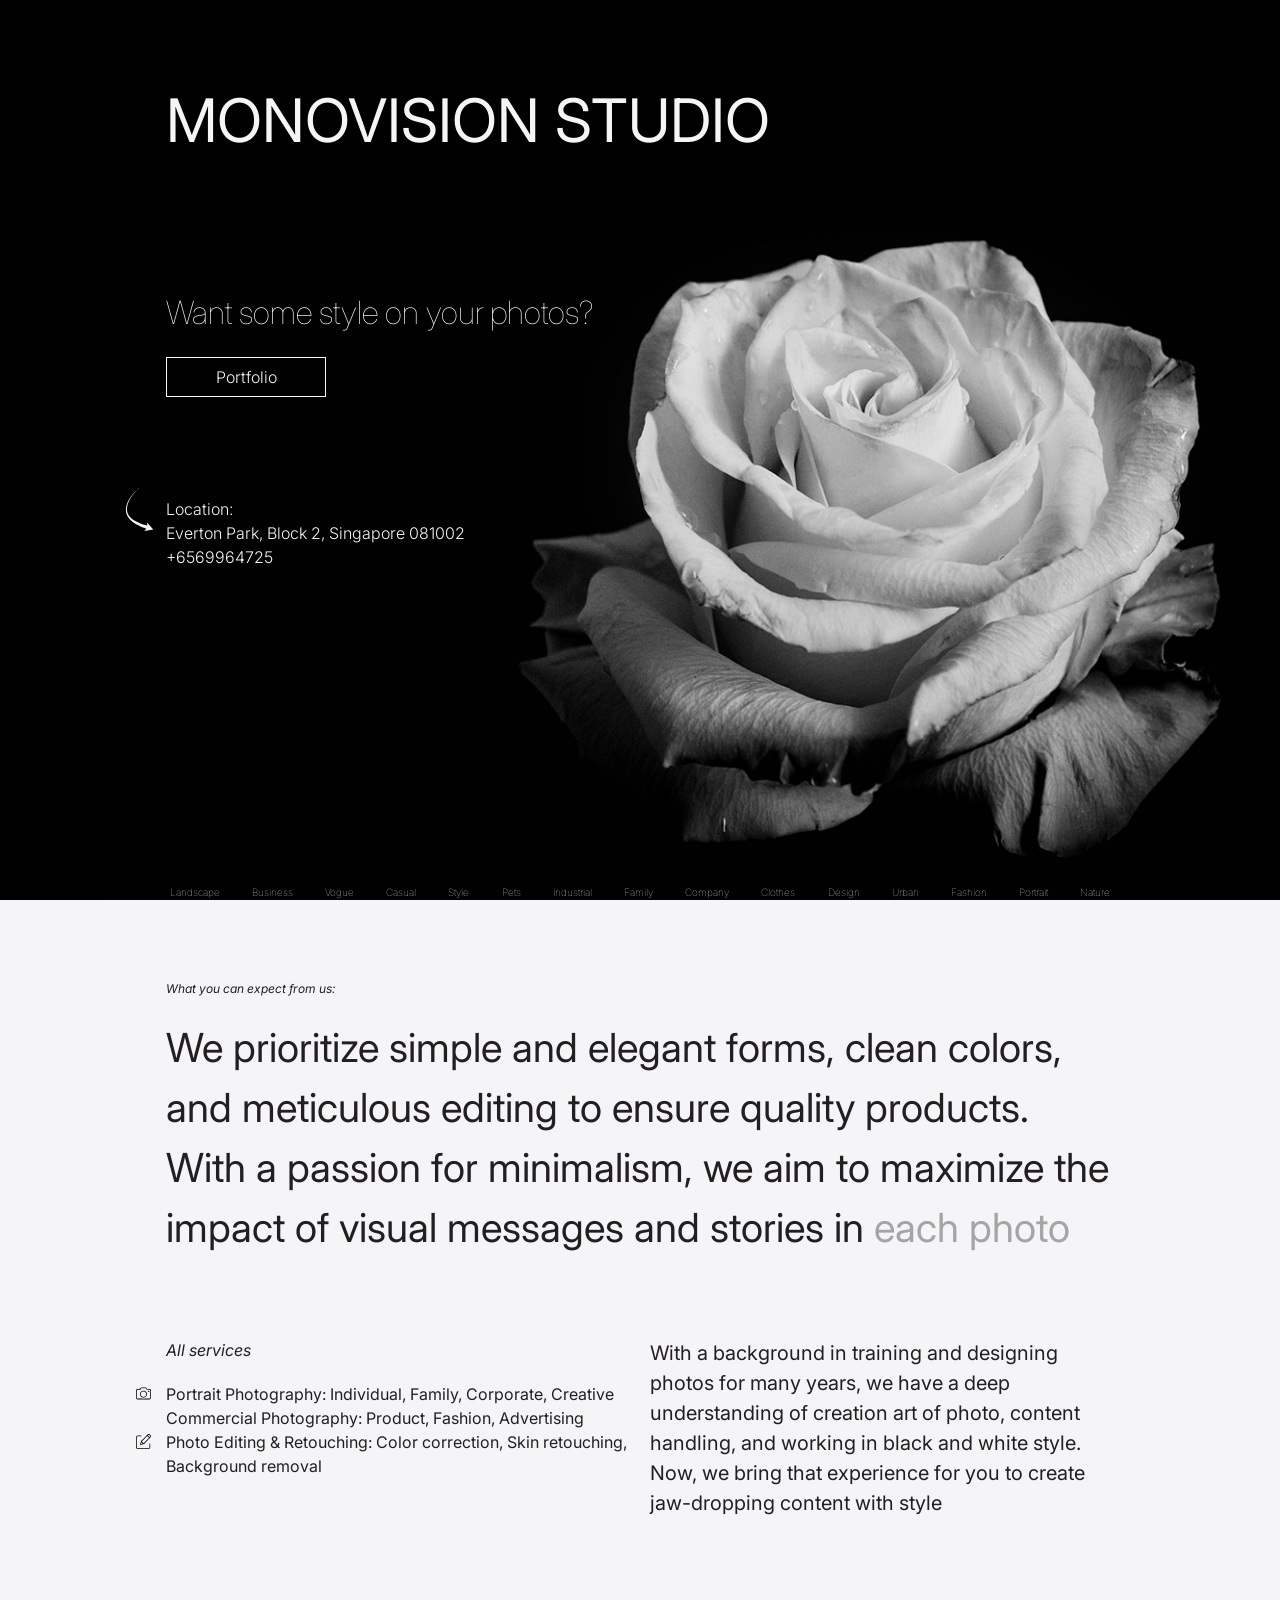
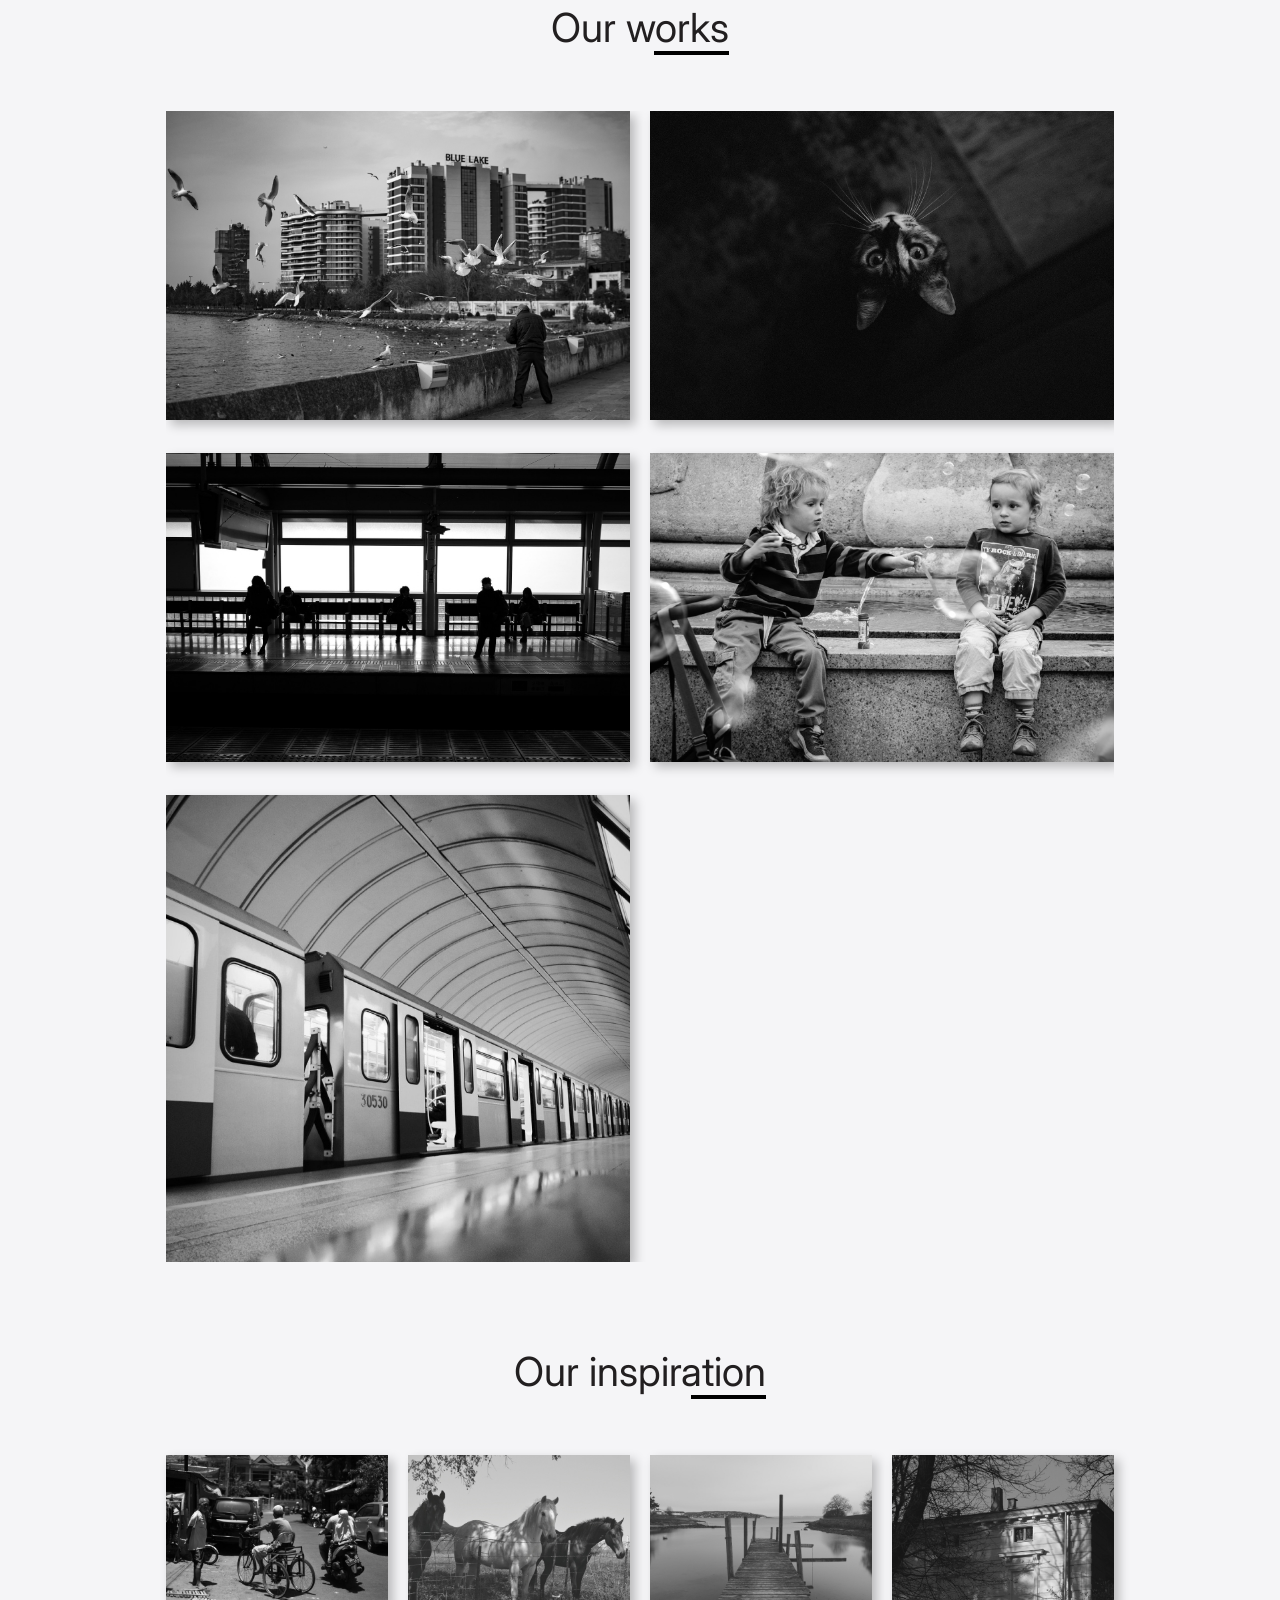
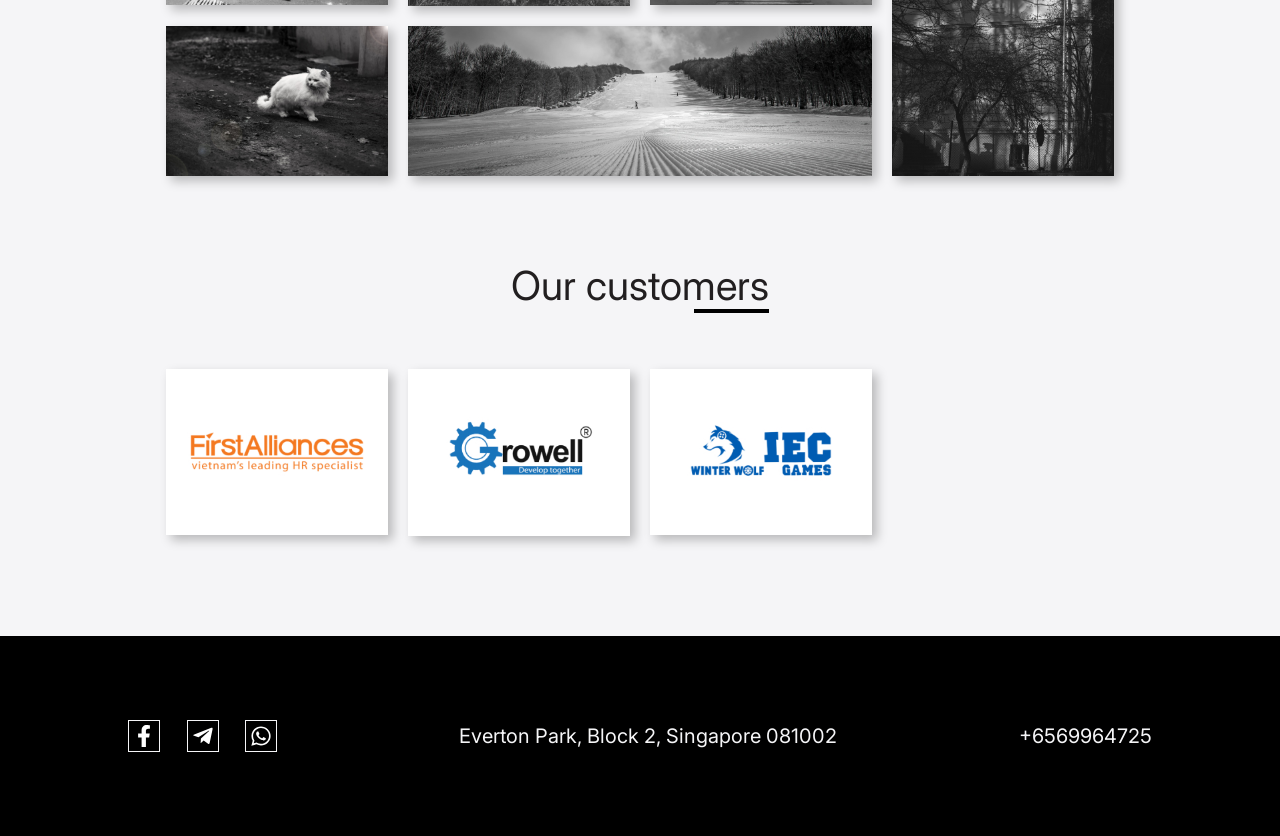
<file: index.html>
<!DOCTYPE html>
<html lang="en">
    <head>
        <meta charset="UTF-8" />
        <meta name="viewport" content="width=device-width, initial-scale=1.0" />
        <title>Monovision Studio</title>
        <link rel="shortcut icon" href="favicon.ico" type="image/x-icon" />
        <link rel="preconnect" href="https://fonts.googleapis.com" />
        <link rel="preconnect" href="https://fonts.gstatic.com" crossorigin />
        <link
            href="https://fonts.googleapis.com/css2?family=Inter:ital,opsz,wght@0,14..32,100..900;1,14..32,100..900&display=swap"
            rel="stylesheet"
        />
        <link rel="stylesheet" href="./css/style.css" />
    </head>
    <body>
        <main class="welcome">
            <img src="./img/rose-bg.png" alt="rose" class="welcome__bckg-img" />
            <img
                src="./img/rose-table-bg.png"
                alt="rose"
                class="welcome__bckg-tablet-img"
            />
            <img
                src="./img/rose-mobile-bg.png"
                alt="rose"
                class="welcome__bckg-mobile-img"
            />
            <div class="container">
                <h1 class="welcome__header">Monovision Studio</h1>
                <h2 class="welcome_subheader">
                    Want some style on your photos?
                </h2>
                <a href="#works" class="welcome__portfolio-btn">Portfolio</a>
                <address class="welcome__address-wrapper">
                    <div class="welcome__location">Location:</div>
                    <address class="welcome__address">
                        Everton Park, Block 2, Singapore 081002
                    </address>
                    <a href="tel:+6569964725" class="telephone">+6569964725</a>
                </address>
            </div>
            <ul class="welcome__keywords-box">
                <li>Landscape</li>
                <li>Business</li>
                <li>Vogue</li>
                <li>Casual</li>
                <li>Style</li>
                <li>Pets</li>
                <li>Industrial</li>
                <li>Family</li>
                <li>Company</li>
                <li>Clothes</li>
                <li>Design</li>
                <li>Urban</li>
                <li>Fashion</li>
                <li>Portrait</li>
                <li>Nature</li>
            </ul>
        </main>

        <section class="expectations">
            <div class="container">
                <div class="expectations__subheader">
                    What you can expect from us:
                </div>
                <div class="expectations__text">
                    We prioritize simple and elegant forms, clean colors, and
                    meticulous editing to ensure quality products. With a
                    passion for minimalism, we aim to maximize the impact of
                    visual messages and stories in
                    <span>each photo</span>
                </div>
            </div>
        </section>

        <section class="services">
            <div class="container">
                <div class="services__wrapper">
                    <div class="services__header">All services</div>
                    <ul class="services__container">
                        <li class="services__item">
                            Portrait Photography: Individual, Family, Corporate,
                            Creative

                            <img
                                src="./icons/Camera.svg"
                                alt="camera"
                                class="services__img"
                            />
                        </li>
                        <li class="services__item">
                            Commercial Photography: Product, Fashion,
                            Advertising

                            <!-- <img src="" alt="" class="services__img" /> -->
                        </li>
                        <li class="services__item">
                            Photo Editing & Retouching: Color correction, Skin
                            retouching, Background removal

                            <img
                                src="./icons/Edit.svg"
                                alt="edit"
                                class="services__img"
                            />
                        </li>
                    </ul>
                </div>
                <div class="services__description">
                    With a background in training and designing photos for many
                    years, we have a deep understanding of creation art of
                    photo, content handling, and working in black and white
                    style. Now, we bring that experience for you to create
                    jaw-dropping content with style
                </div>
            </div>
        </section>

        <div class="works" id="works">
            <div class="container">
                <h2 class="works__header">
                    <span>Our works</span>
                    <!-- <div class="underline"></div> -->
                </h2>
                <div class="works__line"></div>
                <div class="works__img-grid">
                    <img
                        src="./img/our-works/bridge.jpg"
                        alt="bridge"
                        class="works__img"
                    />
                    <img
                        src="./img/our-works/cat.jpg"
                        alt="cat"
                        class="works__img"
                    />
                    <img
                        src="./img/our-works/train.jpg"
                        alt="train"
                        class="works__img"
                    />
                    <img
                        src="./img/our-works/children.jpg"
                        alt="children"
                        class="works__img"
                    />
                    <img
                        src="./img/our-works/underground.jpg"
                        alt="underground"
                        class="works__img"
                    />
                </div>
            </div>
        </div>

        <div class="inspiration">
            <div class="container">
                <h2 class="inspiration__header">
                    <span>Our inspiration</span>
                </h2>

                <div class="inspiration__img_container">
                    <img
                        src="./img/inspiration/man.jpg"
                        alt="man"
                        class="inspiration__img"
                    />
                    <img
                        src="./img/inspiration/horses.jpg"
                        alt="horses"
                        class="inspiration__img"
                    />
                    <img
                        src="./img/inspiration/bridge.jpg"
                        alt="bridge"
                        class="inspiration__img"
                    />
                    <img
                        src="./img/inspiration/tenement.jpg"
                        alt="tenement"
                        class="inspiration__img inspiration__img--two-rows"
                    />
                    <img
                        src="./img/inspiration/cat.jpg"
                        alt="cat"
                        class="inspiration__img"
                    />
                    <img
                        src="./img/inspiration/sky.jpg"
                        alt="sky"
                        class="inspiration__img inspiration__img--two-cols"
                    />
                </div>
            </div>
        </div>

        <div class="customers">
            <div class="container">
                <h2 class="customers__header">
                    <span>Our customers</span>
                </h2>
                <div class="customers__img-container">
                    <img
                        src="./img/customers/logo-first-alliances.jpg"
                        alt="first aliances"
                        class="customers_img"
                    />
                    <img
                        src="./img/customers/logo-growell.jpg"
                        alt="growel"
                        class="customers_img"
                    />
                    <img
                        src="./img/customers/logo-iec-winter-wolf.jpg"
                        alt="winter wolf"
                        class="customers_img"
                    />
                </div>
            </div>
        </div>

        <footer class="footer">
            <div class="footer--centered">
                <div class="footer__social-container">
                    <a href="#" class="footer__img-link">
                        <img src="./icons/facebook.svg" alt="facebook" />
                    </a>
                    <a href="#" class="footer__img-link">
                        <img src="./icons/tg.svg" alt="telegram" />
                    </a>
                    <a href="#" class="footer__img-link">
                        <img src="./icons/whatsapp.svg" alt="whatsapp" />
                    </a>
                </div>
            </div>
            <address class="footer__address">
                Everton Park, Block 2, Singapore 081002
            </address>
            <a href="tel:+6569964725" class="telephone">+6569964725</a>
        </footer>
    </body>
</html>
</file>
<file: css/style.css>
@import "./modern-normalize.css";
@import "./reset-some-values.css";

* {
    margin: 0;
    padding: 0;

    font-family: "Inter", sans-serif;
    font-optical-sizing: auto;
    font-weight: normal; /*400*/
    font-style: normal;
}

:root {
    --light: #f5f5f7;
    --dark: #221f20;

    --container-padding-inline: 13%;
    --footer_padding-inline: 10%;

    --display-welcome: block; /*block none*/
    --display-expectations: block;
    --display-services: block;
    --display-works: block;
    --display-inspiration: block;
    --display-customers: block;
    --display-footer: flex; /*flex*/

    @media screen and (max-width: 768px) {
        --container-padding-inline: 6%;
        --footer_padding-inline: 6%;
    }
}

html,
body {
    color: var(--dark);
    background-color: var(--light);
    scroll-behavior: smooth;
}

.container {
    /* width: 1420px; */
    padding: 0 var(--container-padding-inline);
}

.telephone,
.telephone:visited {
    font-weight: inherit;
    text-decoration: none;
    color: var(--light);
}
.telephone:hover {
    text-decoration: underline;
}

.welcome {
    display: var(--display-welcome);
    height: 100vh;
    background-color: black;
    color: var(--light);
    position: relative;
    z-index: 0;
    padding-top: 75px;
    overflow: hidden;

    .welcome__bckg-img {
        position: absolute;
        left: 19.74vw;
        bottom: -11px;
        z-index: 1;
        /* width: 1330px; */
    }
    .welcome__bckg-tablet-img {
        display: none;
        position: absolute;
        z-index: 1;
    }
    .welcome__bckg-mobile-img {
        display: none;
        position: absolute;
        z-index: 1;
    }

    .container {
        z-index: 2;
        position: relative;
    }

    .welcome__header {
        font-size: 60px;
        text-transform: uppercase;
    }

    .welcome_subheader {
        margin-top: 124px;

        font-size: 32px;
        font-weight: 100;
    }

    .welcome__portfolio-btn,
    .welcome__portfolio-btn:visited {
        margin-top: 20px;
        display: block;
        width: 160px;
        min-height: 38px;

        color: var(--light);
        text-decoration: none;
        font-weight: 300;
        border: 1px solid var(--light);
        /* center text in button */
        text-align: center;
        line-height: 38px;

        cursor: pointer;
    }
    .welcome__portfolio-btn:hover {
        font-weight: 500;
        box-shadow: 5px 5px 10px 0px rgba(255, 255, 255, 0.62);
        transition: all 0.3s ease-out;
    }

    .welcome__address-wrapper {
        margin-top: 100px;
        font-weight: 300;
        position: relative;
        &::before {
            --arrow-icon-width: 40px;

            content: "";
            width: var(--arrow-icon-width);
            height: 49px;
            position: absolute;
            background: url("../icons/Arrow.svg") no-repeat center / contain;

            width: var(--arrow-icon-width);
            left: calc(-5px - var(--arrow-icon-width));
            top: -12px;
        }

        .welcome__location {
            font-weight: inherit;
        }

        .welcome__address {
            font-weight: inherit;
        }
    }

    .welcome__keywords-box {
        position: absolute;
        padding: 0 18.75vw;
        /* padding: 0 360px; */
        /* width: 1420px; */
        bottom: 0;
        left: 0px;
        width: 100%;
        z-index: 2;

        display: flex;
        justify-content: space-around;

        list-style-type: none;
        li {
            font-weight: 100;
            font-size: 10px;
        }

        @media screen and (max-width: 1024px) {
            padding: 0 15px;
        }
    }

    @media screen and (max-width: 1440px) {
        .welcome__bckg-img {
            left: 8vw;
        }
        .welcome__keywords-box {
            padding: 0 12vw;
        }
    }
    @media screen and (max-width: 1024px) {
        .welcome__header {
            font-size: 48px;
        }
        .welcome__keywords-box {
            padding: 0 15px;
        }
        .welcome_subheader {
            margin-top: 80px;
        }
        .welcome__address-wrapper {
            margin-top: 80px;
        }
    }
    @media screen and (max-width: 768px) {
        .welcome__header {
            font-size: 48px;
        }
        .welcome_subheader {
            margin-top: 80px;
        }
        .welcome__bckg-img {
            display: none;
        }
        .welcome__bckg-tablet-img {
            display: block;
            left: 0;
            bottom: -0;
        }
        .welcome__address-wrapper {
            margin-top: 80px;
            font-weight: 100;
            &::before {
                display: none;
            }
        }
        .welcome__keywords-box {
            & li:nth-child(n) {
                display: none;
            }

            & li:nth-child(-n + 9) {
                display: list-item;
            }
        }
    }

    @media screen and (max-width: 500px) {
        .welcome__header {
            font-size: 26px;
        }
        .welcome_subheader {
            margin-top: 30px;
            font-size: 16px;
        }
        .welcome__address-wrapper {
            margin-top: 233px;
        }

        .welcome__portfolio-btn,
        .welcome__portfolio-btn:visited {
            min-height: 30px;
            font-size: 14px;
        }
        .welcome__bckg-tablet-img {
            display: none;
        }
        .welcome__bckg-mobile-img {
            display: block;
            bottom: 0;
            right: 0;
        }
    }

    @media screen and (max-width: 425px) {
        .welcome__keywords-box {
            & li:nth-child(n) {
                display: none;
            }

            & li:nth-child(-n + 4) {
                display: list-item;
            }
        }
        .welcome__address-wrapper {
            margin-top: 43px;
        }
    }
}

.expectations {
    display: var(--display-expectations);
    padding-top: 80px;
    .expectations__subheader {
        font-style: italic;
        font-size: 12px;
    }
    .expectations__text {
        margin-top: 20px;
        width: 1100px;
        font-size: 40px;
        span {
            color: #a5a5a5;
        }
    }

    @media screen and (max-width: 1440px) {
        .expectations__text {
            width: 100%;
        }
    }
    @media screen and (max-width: 1024px) {
        .expectations__text {
            font-size: 24px;
        }
    }
    @media screen and (max-width: 500px) {
        .expectations__text {
            font-size: 16px;
        }
    }
}

.services {
    display: var(--display-services);
    padding-top: 80px;
    .services__header {
        font-style: italic;
    }
    .services__container {
        margin-top: 20px;
    }
    .services__item {
        position: relative;
        list-style-type: none;
    }
    .services__img {
        --services-img-width: 15px;
        width: var(--services-img-width);
        left: calc(-15px - var(--services-img-width));

        top: 4px;
        position: absolute;
        object-fit: cover;
    }
    .container {
        display: flex;
        column-gap: 20px;
    }
    .services__wrapper {
        width: 50%;
    }
    .services__description {
        width: 50%;
        font-size: 20px;
    }

    @media screen and (max-width: 768px) {
        .container {
            flex-direction: column;
            row-gap: 40px;
        }
        .services__img {
            left: calc(-10px - var(--services-img-width));
        }
        .services__wrapper {
            width: 100%;
        }
        .services__description {
            width: 100%;
        }
    }

    @media screen and (max-width: 500px) {
        padding-top: 40px;

        .services__header {
            font-size: 12px;
        }
        .expectations__text {
            font-size: 16px;
        }
        .services__item {
            font-size: 14px;
            margin-top: 5px;
        }
        .services__description {
            font-size: 12px;
        }
        .services__img {
            display: none;
        }
    }
}

.works {
    display: var(--display-works);
    padding-top: 80px;
    text-align: center;
    font-size: 40px;
    .works__header {
        span {
            position: relative;
        }
        span::after {
            content: "";
            position: absolute;
            width: 75px;
            height: 4px;
            background-color: black;

            right: 0;
            bottom: -3px;
        }
    }
    .works__img-grid {
        margin-top: 53px;
        display: grid;
        grid-template-columns: 1fr 1fr;
        gap: 2.6vw 1.56vw;
        overflow: hidden;
    }

    .works__img {
        width: 100%;
        object-fit: cover;
        box-shadow: 5px 5px 10px 0px rgba(0, 0, 0, 0.25);
    }
    @media screen and (max-width: 768px) {
        font-size: 36px;
    }
    @media screen and (max-width: 500px) {
        font-size: 24px;
    }
    @media screen and (max-width: 500px) {
        .works__img-grid {
            grid-template-columns: 1fr;
        }
    }
}

.inspiration {
    display: var(--display-inspiration);
    padding-top: 80px;
    font-size: 40px;
    .inspiration__header {
        text-align: center;
        span {
            position: relative;
        }
        span::after {
            content: "";
            position: absolute;
            width: 75px;
            height: 4px;
            background-color: black;

            right: 0;
            bottom: -3px;
        }
    }
    .inspiration__img_container {
        margin-top: 53px;
        display: grid;
        grid-template-columns: repeat(4, 1fr);
        grid-template-rows: repeat(2, auto);
        gap: 1.56vw;

        .inspiration__img {
            box-shadow: 5px 5px 10px 0px rgba(0, 0, 0, 0.25);
            min-width: 100%;
        }
    }
    .inspiration__img--two-rows {
        grid-row: span 2;
    }
    .inspiration__img--two-cols {
        grid-column: span 2;
    }

    @media screen and (max-width: 768px) {
        font-size: 36px;
        .inspiration__img_container {
            grid-template-columns: repeat(2, 1fr);
            grid-template-rows: repeat(4, auto);
        }
    }
    @media screen and (max-width: 500px) {
        font-size: 24px;
        .inspiration__img_container {
            grid-template-columns: repeat(1, 1fr);
        }
        .inspiration__img {
            place-self: center;
        }
        .inspiration__img--two-rows {
            grid-row: span 1;
        }
        .inspiration__img--two-cols {
            grid-column: span 1;
        }
    }
}

.customers {
    display: var(--display-customers);
    padding: 80px 0 100px 0;
    font-size: 40px;
    .customers__header {
        text-align: center;
        span {
            position: relative;
        }
        span::after {
            content: "";
            position: absolute;
            width: 75px;
            height: 4px;
            background-color: black;

            right: 0;
            bottom: -3px;
        }
    }
    .customers__img-container {
        margin-top: 53px;
        display: grid;
        grid-template-columns: repeat(4, 1fr);
        gap: 1.56vw;
    }
    .customers_img {
        box-shadow: 5px 5px 10px 0px rgba(0, 0, 0, 0.25);
    }

    @media screen and (max-width: 768px) {
        font-size: 36px;
    }
    @media screen and (max-width: 500px) {
        font-size: 24px;
    }
    @media screen and (max-width: 500px) {
        .customers__img-container {
            grid-template-columns: repeat(2, 1fr);
        }
    }
}

.footer {
    display: var(--display-footer);
    justify-content: space-between;

    background-color: #000;
    color: var(--light);
    height: 200px;
    padding: 0 var(--footer_padding-inline);
    font-size: 20px;

    .footer--centered {
        display: grid;
        place-items: center;
    }

    .footer__social-container {
        display: flex;
        gap: 2.08vw;
        .footer__img-link {
            width: 32px;
            height: 32px;
            border: 1px solid var(--light);
            display: grid;
            place-items: center;

            img {
                width: 22px;
                height: 22px;
            }
        }
        .footer__img-link:hover {
            box-shadow: 3px 3px 3px 0px rgba(255, 255, 255, 0.62);
            transition: all 0.3s ease-out;
        }
    }
    .footer__address {
        display: grid;
        place-items: center;
    }
    .telephone {
        display: grid;
        place-items: center;
    }

    @media screen and (max-width: 768px) {
        font-size: 16px;
        flex-direction: column;
        justify-content: space-around;
        align-items: flex-start;
        padding: 35px var(--footer_padding-inline);
    }
    @media screen and (max-width: 500px) {
        align-items: center;
        .footer--centered {
            order: 0;
        }
        .telephone {
            order: 1;
        }
        .footer__address {
            order: 2;
        }
    }
}
</file>
